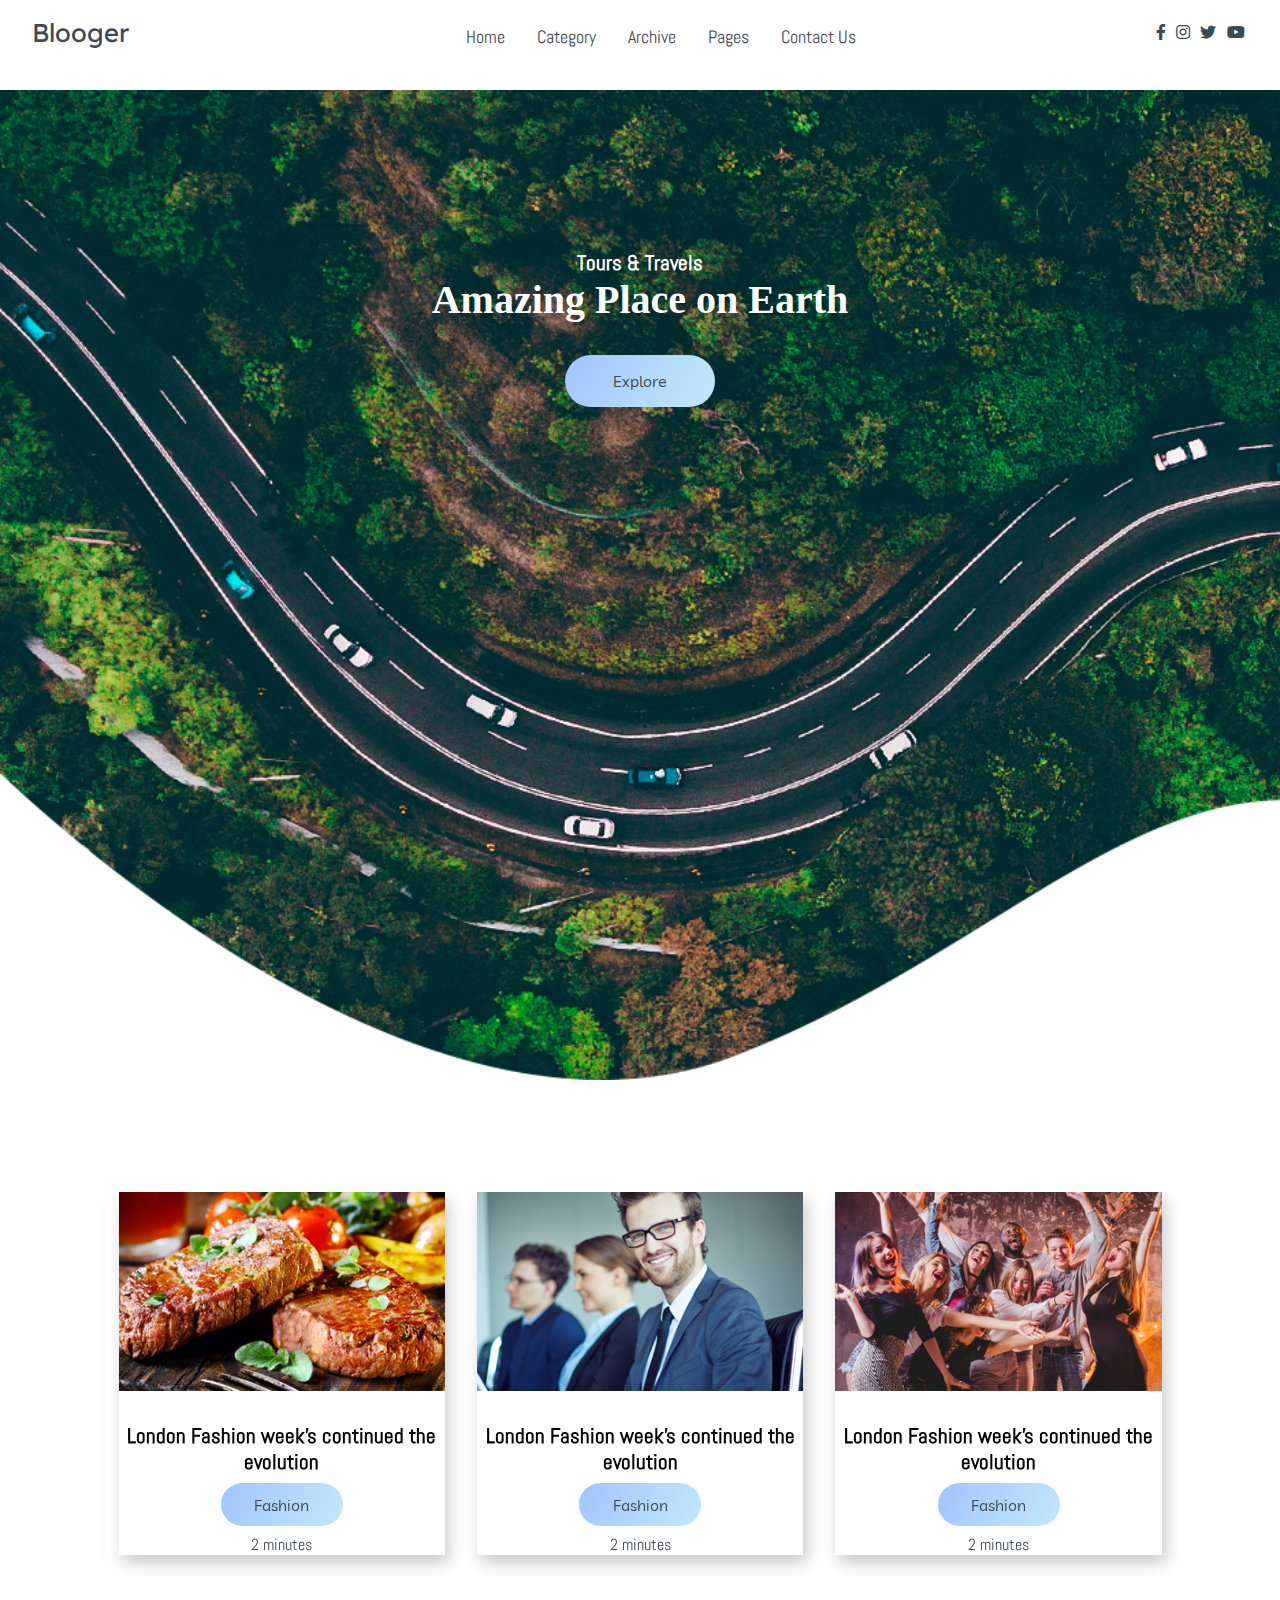
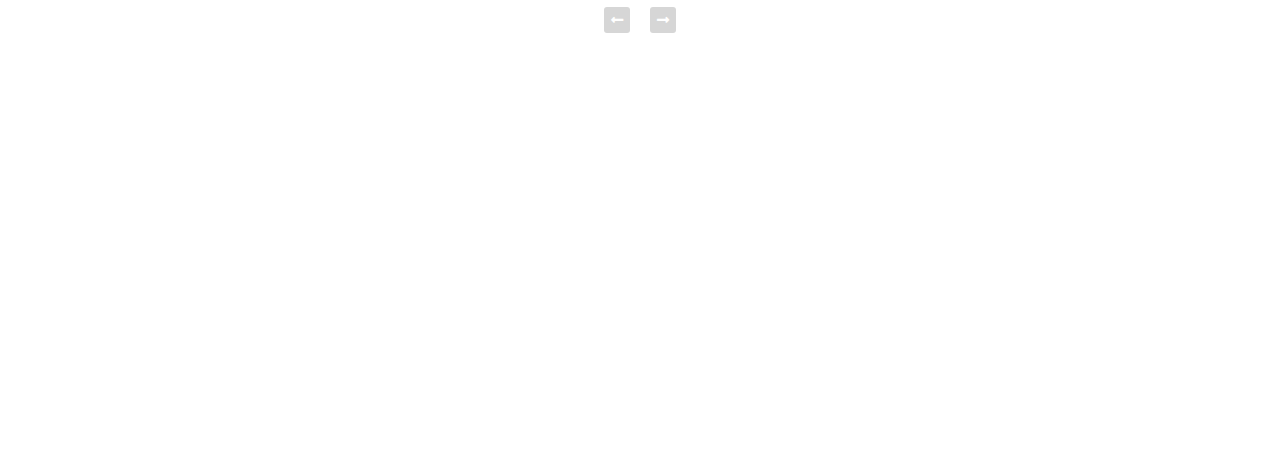
<file: Blooger/index.html>
<!DOCTYPE html>
<html lang="en">

<head>
    <meta charset="UTF-8">
    <meta name="viewport" content="width=device-width, initial-scale=1.0">
    <title>Blooger website</title>


    <!-- Font Awsome Icons -->
    <link rel="stylesheet" href="styles/all.css">

    <!-- Owl Craousel2 -->
    <link rel="stylesheet" href="styles/owl.carousel.min.css">
    <link rel="stylesheet" href="styles/owl.theme.default.min.css ">

    <!-- Custome Style     -->
    <link rel="stylesheet" href="styles/style.css">

</head>

<body>


    <!-- ------------------------------ nav ------------------------------ -->

    <nav class="nav">
        <div class="nav-items flex-row">
            <div class="blogger">
                <a href="">Blooger</a>
            </div>
            <div class="toggle-menu ">
                <div class="flex-row toggle-btn">
                    <a><i class="fas fa-bars"></i></a>
                </div>
            </div>
            <div class="menu">
                <ul class="flex-row menu-items">
                    <li>
                        <a href="#">Home</a>
                    </li>
                    <li>
                        <a href="#">Category</a>
                    </li>
                    <li>
                        <a href="#">Archive</a>
                    </li>
                    <li>
                        <a href="#">Pages</a>
                    </li>
                    <li>
                        <a href="#">Contact Us</a>
                    </li>
                </ul>
            </div>
            <div class="social ">
                <a href=""><i class="fab fa-facebook-f"></i></a>

                <a href=""><i class="fab fa-instagram"></i></a>

                <a href=""><i class="fab fa-twitter"></i></a>

                <a href=""><i class="fab fa-youtube"></i></a>

            </div>
        </div>
    </nav>

    <!-- ---------------x--------------- nav ------------------x------------ -->


    <!-- ------------------------------ main ------------------------------ -->

    <main class="main">
        <!-------------------------------- Landing section------------------------------ -->
        <section class="background-image flex-row">
            <div class="main-title">
                <h3> Tours & Travels</h3>
                <h1>Amazing Place on Earth</h1>
                <a>Explore</a>
            </div>
        </section>
        <!-------------------x------------- Landing section--------x---------------------- -->
        <!-------------------------------- Carousel section------------------------------ -->

        <section class="carousel">
            <div class="container">
                <div class="owl-carousel owl-theme cards">
                    <div class="card">
                        <img src="assets/images/Blog-post/post-1.jpg" alt="">
                        <div class="caption">
                            <h3>London Fashion week's continued the evolution</h3>
                            <div>
                                <a>Fashion</a>
                            </div>
                            <span>2 minutes</span>
                        </div>

                    </div>
                    <div class="card">
                        <img src="assets/images/Blog-post/post-2.jpg" alt="">
                        <div class="caption">
                            <h3>London Fashion week's continued the evolution</h3>
                            <div>
                                <a>Fashion</a>
                            </div>
                            <span>2 minutes</span>
                        </div>

                    </div>

                    <div class="card">
                        <img src="assets/images/Blog-post/post-3.jpg" alt="">
                        <div class="caption">
                            <h3>London Fashion week's continued the evolution</h3>
                            <div>
                                <a>Fashion</a>
                            </div>
                            <span>2 minutes</span>
                        </div>

                    </div>
                    <div class="card">
                        <img src="assets/images/Blog-post/post-1.jpg" alt="">
                        <div class="caption">
                            <h3>London Fashion week's continued the evolution</h3>
                            <div>
                                <a>Fashion</a>
                            </div>
                            <span>2 minutes</span>
                        </div>

                    </div>
                </div>
                <div class="owl-navigation">
                    <span class="owl-nav-next"><i class="fas fa-long-arrow-alt-right"></i></span>
                    <span class="owl-nav-prev"><i class="fas fa-long-arrow-alt-left"></i></span>
                </div>
            </div>
        </section>

        <!-------------------x------------- Carousel section--------x---------------------- -->
    </main>
    <!-- ----------------x-------------- main -----------------x------------- -->

    <!-- JQUERY -->
    <script src="js/jquery-3.5.1.min.js"></script>
    <!-- OWL CRAOUSEL -->
    <script src="js/owl.carousel.min.js"></script>
    <!-- Custome -->
    <script src="js/site.js"></script>
</body>


</html>
</file>
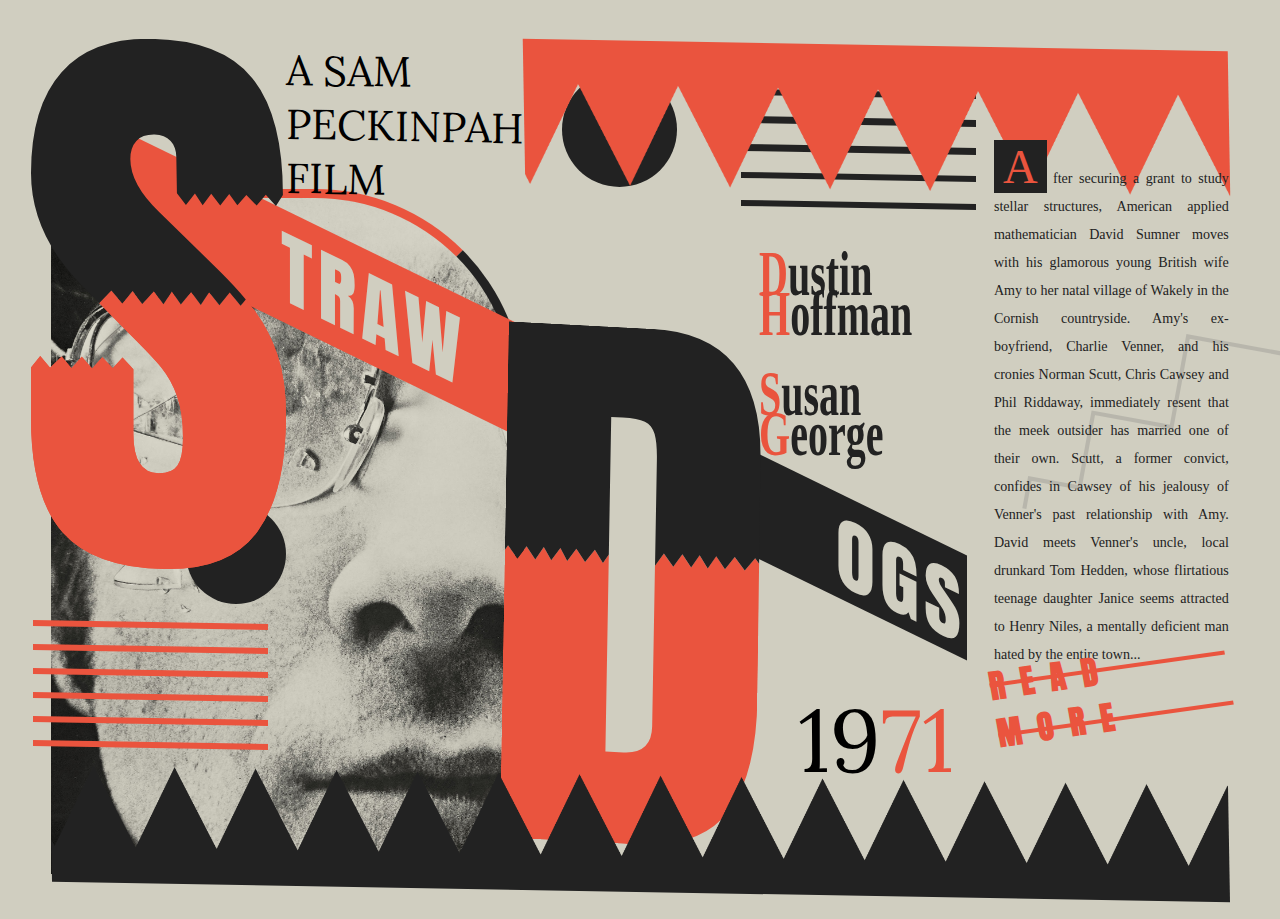
<file: straw-dogs.webflow.io/index.html>
<!DOCTYPE html>
<html lang="en">

<head>
    <meta charset="UTF-8">
    <meta name="viewport" content="width=device-width, initial-scale=1.0">
    <title>Stray Dogs</title>
</head>

<link rel="stylesheet" href="styles/style.css">

<body>
    <div class="container">

        <div class="big-s"> </div>

        <div class="man-img"> </div>

        <div class="black-circle"></div>

        <div class="lines">
            <div class="line"></div>
            <div class="line"></div>
            <div class="line"></div>
            <div class="line"></div>
            <div class="line"></div>
            <div class="line"></div>
        </div>

        <h1 class="peckinpah"> A SAM <br> PECKINPAH <br>FILM</h1>


        <div class="red-flags"></div>
        <div class="black-circle circle-right"></div>

        <div class="big-s big-D"></div>

        <div class="lines black-lines">
            <div class="line"></div>
            <div class="line"></div>
            <div class="line"></div>
            <div class="line"></div>
            <div class="line"></div>
            <div class="line"></div>
        </div>




        <div class="black-flags"></div>
        <div class="dustin-section">
            <span class=red-letter>D</span>ustin
            <br>
            ‍<span class=red-letter>H</span>offman
            <br><br>
            <span class=red-letter>S</span>usan
            <br>
            <span class=red-letter>G</span>eorge
        </div>

        <h1 class="traw OGS  ">OGS</h1>
        <h1 class="traw">TRAW</h1>
        <h1 class="sec-1971 col5">19<span class="red-letter">71</span></h1>

        <p class="text col6">
            <span class="first-letter red-letter">A</span> fter securing a grant to study stellar structures, American applied mathematician David Sumner moves with
            his glamorous young British wife Amy to her natal village of Wakely in the Cornish countryside. Amy's
            ex-boyfriend, Charlie Venner, and his cronies Norman Scutt, Chris Cawsey and Phil Riddaway, immediately
            resent that the meek outsider has married one of their own. Scutt, a former convict, confides in Cawsey of
            his jealousy of Venner's past relationship with Amy. David meets Venner's uncle, local drunkard Tom Hedden,
            whose flirtatious teenage daughter Janice seems attracted to Henry Niles, a mentally deficient man hated by
            the entire town...
        </p>

        <a class="read-more red-letter  col6" target="_blank" href="https://en.wikipedia.org/wiki/Straw_Dogs_(1971_film)">
            READ MORE
        </a>

<div class="zigzak "></div>

    </div>
</body>

</html>
</file>
<file: Blooger/styles/style.css>
@import url('../styles/fonts.css');
    * {
        margin: 0%;
        box-sizing: border-box;
    }
    /*------------------------------------ variables------------------------------------ */
    
     :root {
        --text-gray: #3f4954;
        --text-light: #686666da;
        --bg-color: #0f0f0f;
        --white: #ffffff;
        --midnight: #104f55;
        --sky: linear-gradient(120deg, #a1c4fd 0%, #c2e9fb 100%);
        --Abel: 'Abel', cursive;
        --Anton: 'Anton', cursive;
        --Josefin: 'Josefin', cursive;
        --Lexend: 'Lexend', cursive;
        --Livvic: 'Livvic', cursive;
    }
    /*--------------x---------------------- variables --------------x----------------------*/
    /* ------------------------------------global------------------------------------ */
    
    .flex-row {
        display: flex;
        flex-flow: row wrap;
    }
    
    .flex-column {
        display: flex;
        flex-flow: column wrap;
    }
    
    li {
        list-style: none;
        transition: 200ms background-color;
    }
    
    a {
        cursor: pointer;
        text-decoration: none;
        font-family: var(--Livvic);
        background: var(--sky);
        padding: 1rem 3rem;
        color: var(--text-gray);
        display: inline-block;
    }
    
    h3 {
        font-family: var(--Abel);
        font-size: 1.3rem;
    }
    
    span {
        font-family: var(--Abel);
        color: var(--text-gray);
    }
    
    section {
        height: 110vh;
    }
    /* -------------------x-----------------global----------------------x-------------- */
    /* ------------------------------------ nav ------------------------------------ */
    
    .nav {
        min-height: 10vh;
        background-color: white;
        padding: 0 2rem;
        height: 0;
        transition: all 1000ms;
        overflow: hidden;
    }
    
    .nav a {
        background: initial;
        padding: initial;
    }
    
    .nav-items {
        justify-content: space-between;
    }
    
    .blogger a {
        padding: 1rem 0;
        font-size: 1.6em;
        font-family: LexendDeca;
        display: block;
    }
    
    .menu-items li {
        padding: 1.6rem 1rem;
        cursor: pointer;
    }
    
    .menu-items li a {
        font-family: Abel;
        font-size: 1.1rem;
    }
    
    .menu-items li:hover {
        background-color: var(--midnight);
        color: white;
    }
    
    .menu-items li:hover a {
        color: white;
    }
    
    .social {
        padding: 1.4rem 0;
    }
    
    .social a {
        color: var(--text-gray);
    }
    
    .social a i {
        padding: 0 .2rem;
    }
    
    .toggle-menu {
        position: absolute;
        width: 90%;
        top: 0;
        display: none;
    }
    
    .toggle-btn {
        justify-content: flex-end;
    }
    
    .collapse {
        height: 30rem;
    }
    
    .toggle-menu a i {
        padding: 1.7rem 0.35rem;
        font-size: 1.4rem;
        color: var(--text-gray);
    }
    /* -------------------x----------------- nav -----------------x------------------- */
    /* ------------------------------------ main ------------------------------------ */
    /* ------------------------------------ landing ------------------------------------ */
    
    .main section.background-image {
        background: url(../assets/images/Background-image.png) no-repeat;
        background-size: cover;
        justify-content: center;
    }
    
    .main-title {
        padding-top: 10rem;
        text-align: center;
    }
    
    .main-title h1 {
        color: white;
        font-family: var(--Lexend);
        font-size: 2.5rem;
    }
    
    .main-title h3 {
        color: white;
    }
    
    .main-title a {
        color: var(--text-gray);
        background: var(--sky);
        border-radius: 31px;
        margin: 2rem 0;
        display: inline-block;
    }
    
    .main-title a:hover {
        background: transparent;
        color: white;
        border: 1px solid white;
        transition: 500ms all;
    }
    /* -----------------------x------------- landing --------------x---------------------- */
    /* ------------------------------------ Carousel ------------------------------------ */
    
    .container {
        margin: 0 8vw;
        padding-top: 7rem;
    }
    
    .cards {
        justify-content: space-between;
    }
    
    .card {
        margin: 0 1rem;
        text-align: center;
        box-shadow: 4px 8px 15px #8080806b;
    }
    
    .card img {
        width: 100%;
    }
    
    .caption {
        margin: 2rem 0;
    }
    
    .card .caption a {
        display: inline-block;
        border-radius: 31px;
        padding: .7rem 2.1rem;
    }
    
    .caption-item-height {
        flex-basis: 1rem;
    }
    
    .caption>span {
        display: block;
    }
    
    .caption>* {
        margin: .5rem 0;
    }
    /* ------------------------------------ Carousel ------------------------------------ */
    /* -------------------x----------------- main -----------------x------------------- */
    
    @media screen and (max-width: 750px) {
        .nav-items {
            flex-direction: column;
        }
        .toggle-menu {
            display: initial;
        }
        .menu-items {
            flex-direction: column;
        }
    }
</file>
<file: straw-dogs.webflow.io/styles/style.css>
@font-face {
    font-family: 'a1';


    src:
        url('../fonts/f2.woff2') format('woff2'),
        /* Super Modern Browsers */
}

@font-face {
    font-family: 'a2';

    src:
        url('../fonts/f2.woff2') format('woff2'),
        /* Super Modern Browsers */
}

@font-face {
    font-family: 'a3';

    src:
        url('../fonts/f3.woff2') format('woff2'),
}

@font-face {
    font-family: 'Anton-Regular';

    src:
        url('../fonts/Anton/Anton-Regular.ttf')
}



:root {
    --tomato-clr: #ea543e;
    --black-clr : #222222;
    --bg-clr    : #d0cec0;
    --dark-tomato-clr:#b41f08;
}

* {
    padding   : 0;
    margin    : 0;
    box-sizing: border-box;
}

body {
    background-color: var(--bg-clr);
    font-family     : 'a1', 'a2', 'a3', Lora, sans-serif;
}

.container {
    display              : grid;
    grid-template-columns: 4vw repeat(5, 1fr) 4vw;
    grid-template-rows   : 5vh repeat(3, minmax(30vh, auto)) 5vh;
}

.big-s {
    grid-column      : 2/span 1;
    grid-row         : 2/span 2;
    background-image : url(../assets/images/S.svg);
    z-index          : 1;
    background-repeat: no-repeat;
    margin           : -6px 0 0 -20px;
    transform        : scale(1) skew(0deg, 1deg);
}

.man-img {
    grid-column        : 2/4;
    grid-row           : 2/5;
    overflow           : hidden;
    margin-top         : 16vh;
    background-image   : url(../assets/images/man.jpg);
    background-position: top center;
    background-size    : cover;
    border-top         : 9px solid var(--tomato-clr);
    border-right       : 9px solid var(--black-clr);
    border-radius      : 0px 209px 0 0;
}

.black-circle {
    grid-row        : 3/ 1 span;
    grid-column     : 2/1 span;
    background-color: var(--black-clr);
    width           : 100px;
    height          : 100px;
    border-radius   : 50%;
    align-self      : end;
    justify-self    : end;
}

.lines {
    grid-column    : 2/1 span;
    grid-row       : 4/1 span;
    display        : flex;
    flex-flow      : column nowrap;
    justify-content: space-between;
    margin         : 2vh 2vh 14vh -2vh;
    transform      : scale(1) skew(0deg, 1deg);

}

.lines .line {
    background-color: var(--tomato-clr);
    height          : .7vh;
}

.black-flags {
    grid-column        : 2/7;
    grid-row           : 4/6;
    background-image   : url(../assets/images/flag-black.png);
    background-repeat  : repeat-x;
    background-size    : contain;
    margin-top         : 19vh;
    margin-bottom      : 3vh;
    transform          : skew(1deg, 1deg);
    background-position: right;
    z-index            : 2;

}

.red-flags {
    background-position: right;
    grid-column        : 4/7;
    grid-row           : 2/3;
    background-image   : url(../assets/images/flag-red.png);
    background-repeat  : repeat-x;
    background-size    : contain;
    margin-bottom      : 16vh;
    transform          : skew(1deg, 1deg);

}


.peckinpah {
    grid-column: 3/1 span;
    grid-row   : 2/1 span;
    font-weight: 400;
    font-size  : 42px;
    transform  : scale(1) skew(0deg, 1deg);
}


.circle-right {
    grid-column : 4/5;
    grid-row    : 2/3;
    width       : 115px;
    height      : 115px;
    align-self  : start;
    justify-self: start;
    margin      : 3vh 0 0 3vw;
}


.big-D {
    grid-column      : 4/5;
    grid-row         : 3/4 span;
    background-image : url('../assets/images/D.svg');
    background-repeat: no-repeat;
    transform        : skew(-1deg, 3deg);
    margin-bottom    : 5vh;
}

.black-lines {
    grid-column: 5/1 span;
    grid-row   : 2/1 span;
    z-index    : -1;
}

div.lines.black-lines .line {
    background-color: var(--black-clr);
}

.dustin-section {
    grid-column: 5/1 span;
    grid-row   : 3;
    color      : var(--black-clr);
    font-size  : 2.5rem;
    font-weight: 900;
    line-height: 25px;
    font-family: lora;
    transform  : scaleY(1.6);
}

.red-letter {
    color: var(--tomato-clr);
}

.col5 {
    grid-column: 5/1 span;
}

.traw {
    grid-column     : 2/4;
    grid-row        : 2;
    background-color: var(--tomato-clr);
    font-size       : 5rem;
    margin          : 172px 0 0 24px;
    color           : var(--bg-clr);
    font-weight     : 200;
    font-family     : Anton-Regular, Anton, sans-serif;
    transform       : skew(0deg, 26deg);
    padding-left    : 149px;
    display         : flex;
    justify-content : center;
    height          : 39%;
    letter-spacing  : 5px;
}

.OGS {
    grid-column     : 4/2 span;
    grid-row        : 3;
    background-color: var(--black-clr);
    margin          : 17vh 3vh 0 18vh;
}

.sec-1971 {
    grid-row       : 4/1 span;
    font-size      : 5.5rem;
    align-items    : center;
    justify-content: center;
    display        : flex;
    font-weight    : 100;
}

.col6 {
    grid-column: 6/1 span;
}

.text {
    grid-row: 2/5;
    font-size: 1.1vw;
    line-height: 28px;
    text-align: justify;
    z-index: 1;
    margin: 12vh 0;
    color: var(--black-clr);
    font-family: fangsong;
}
a.read-more {
    grid-row: 4;
    border-top: 4px solid var(--tomato-clr);
    border-bottom: 4px solid var(--tomato-clr);
    padding: 0px auto;
    height: 6vh;
    display: flex;
    justify-content: center;
    align-items: center;
    font-size: 2rem;
    font-weight: bold;
    transform: skew(10deg, -8deg);
    margin-top: 7vh;
    z-index: 2;
    text-decoration: none;
    font-family: Anton-Regular, Anton, sans-serif;
    letter-spacing: 16px;
}
a.read-more:hover {
    color: var(--dark-tomato-clr);
    border-color: var(--dark-tomato-clr);
}

.first-letter{    font-size: 3rem;
    background-color: var(--black-clr);
    padding: 0px 9px;
}

.zigzak{
    grid-column: 5/2 span;
    grid-row: 3/2 span;
    background-image: url(../assets/images/zigzak.svg);
    background-repeat: no-repeat;
    background-size: contain;
    background-repeat-y: repeat;
    width: 29vh;
    z-index: -1;
    opacity: 0.25;
    margin-left: 56%;
    filter: saturate(0);
}
</file>
